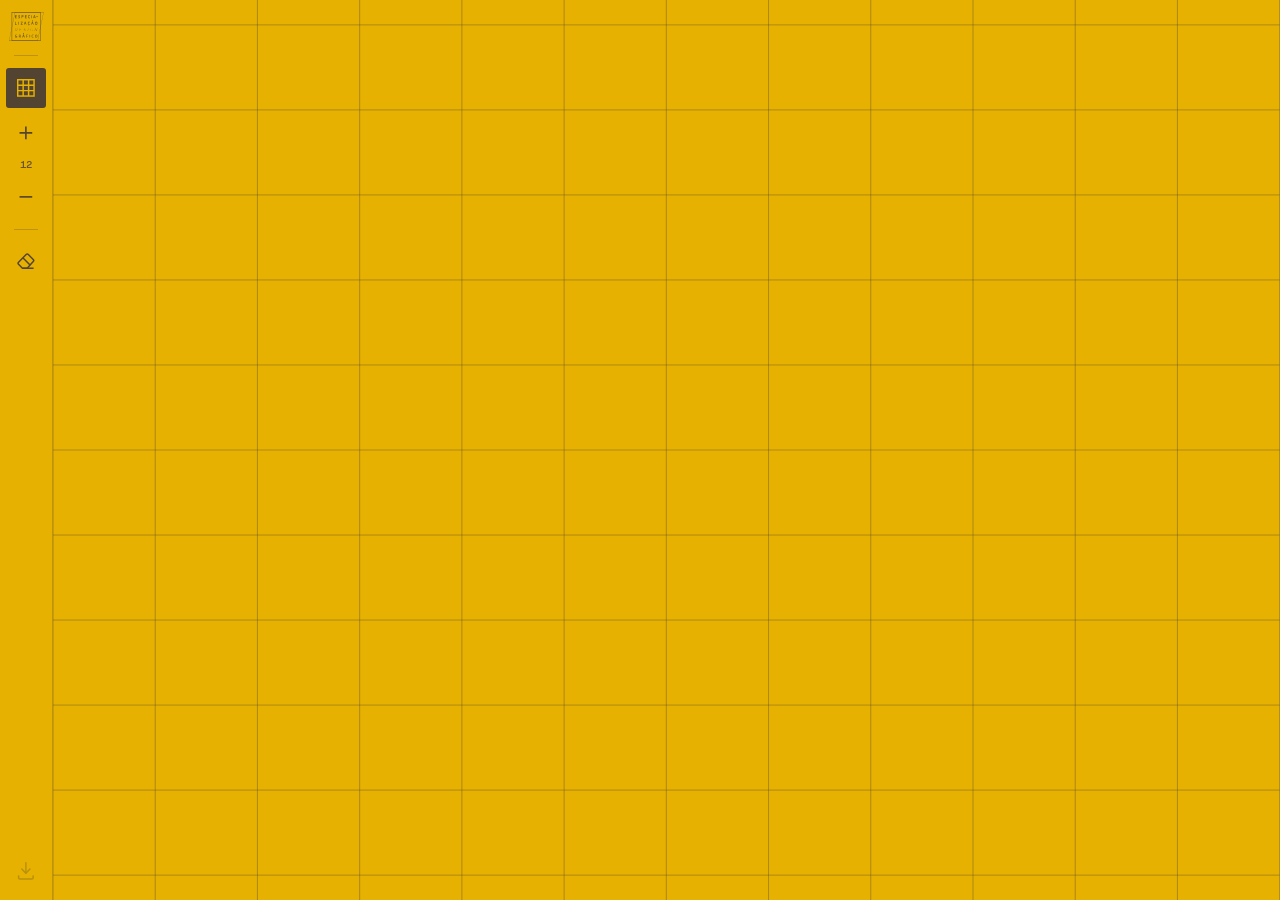
<file: index.html>
<!doctype html>
<html lang="pt-BR">
<head>
<meta charset="utf-8">
<meta name="viewport" content="width=device-width, initial-scale=1, viewport-fit=cover">
<title>Gerador de padronagem — Especialização em Design Gráfico</title>
<link rel="stylesheet" href="assets/fonts/host-grotesk.css">
<link rel="stylesheet" href="css/estilo.css">
</head>
<body>

<!-- Barra de ferramentas. Vira bandeja no rodapé em telas estreitas —
     é só a direção do flex que muda; a marcação é a mesma. -->
<aside class="barra">

  <!-- O logo é injetado por js/logo.js. Não fica escrito aqui porque
       precisa estar inline no DOM (para o CSS pintar via currentColor) e,
       ao mesmo tempo, ter uma fonte única em assets/logo/logo.svg. -->
  <div class="marca" id="marca" aria-hidden="true"></div>

  <div class="divisor"></div>

  <div class="ferramentas" role="group" aria-label="Grelha">

    <button type="button" class="bt" id="bt-grelha"
            aria-pressed="true" title="Exibir grelha" aria-label="Exibir grelha">
      <svg viewBox="0 0 24 24" fill="none" stroke="currentColor" stroke-width="1.6" aria-hidden="true">
        <rect x="3" y="3" width="18" height="18"/>
        <path d="M9 3v18M15 3v18M3 9h18M3 15h18"/>
      </svg>
    </button>

    <button type="button" class="bt" id="bt-densidade-mais"
            title="Aumentar densidade da grelha — ou rolar para cima sobre a tela"
            aria-label="Aumentar densidade da grelha">
      <svg viewBox="0 0 24 24" fill="none" stroke="currentColor" stroke-width="1.8" aria-hidden="true">
        <path d="M12 5v14M5 12h14"/>
      </svg>
    </button>

    <div class="leitura" id="leitura-densidade" role="status"
         aria-label="Colunas da grelha">12</div>

    <button type="button" class="bt" id="bt-densidade-menos"
            title="Diminuir densidade da grelha — ou rolar para baixo sobre a tela"
            aria-label="Diminuir densidade da grelha">
      <svg viewBox="0 0 24 24" fill="none" stroke="currentColor" stroke-width="1.8" aria-hidden="true">
        <path d="M5 12h14"/>
      </svg>
    </button>

  </div>

  <div class="divisor"></div>

  <div class="ferramentas" role="group" aria-label="Edição">
    <button type="button" class="bt" id="bt-borracha"
            aria-pressed="false"
            title="Borracha — clicar na tela esvazia a célula"
            aria-label="Modo borracha">
      <svg viewBox="0 0 24 24" fill="none" stroke="currentColor" stroke-width="1.6"
           stroke-linejoin="round" aria-hidden="true">
        <path d="M8.2 19 3.9 14.7a1.7 1.7 0 0 1 0-2.4l8.4-8.4a1.7 1.7 0 0 1 2.4 0l5.4 5.4a1.7 1.7 0 0 1 0 2.4L13.4 19z"/>
        <path d="M8.2 19H20.5"/>
        <path d="M8.9 7.7 16.3 15.1"/>
      </svg>
    </button>
  </div>

  <!-- Sempre no fim da barra: embaixo no vertical, à direita na bandeja. -->
  <div class="ferramentas ao-fim" role="group" aria-label="Exportação">
    <button type="button" class="bt" id="bt-exportar"
            title="Exportar a padronagem" aria-label="Exportar a padronagem">
      <svg viewBox="0 0 24 24" fill="none" stroke="currentColor" stroke-width="1.6"
           stroke-linecap="round" stroke-linejoin="round" aria-hidden="true">
        <path d="M12 3v11"/>
        <path d="M7.5 10 12 14.5 16.5 10"/>
        <path d="M4 17.5v2A1.5 1.5 0 0 0 5.5 21h13a1.5 1.5 0 0 0 1.5-1.5v-2"/>
      </svg>
    </button>
  </div>
</aside>

<!-- Área de desenho. Ocupa todo o resto da viewport.
     O viewBox é ajustado ao tamanho em pixels a cada redimensionamento. -->
<svg class="tela" id="tela" xmlns="http://www.w3.org/2000/svg"
     preserveAspectRatio="none" role="img"
     aria-label="Área de composição da padronagem">
  <!-- Ordem importa. A padronagem é o desenho; o realce responde ao cursor e
       precisa ser visível mesmo sobre uma célula já preenchida; a grelha é
       guia de construção e fica por cima de tudo. -->
  <!-- Um <path> por célula, e não um caminho único: é o que permite animar
       uma célula sozinha. Os nós são reaproveitados entre redesenhos. -->
  <g id="padronagem"></g>
  <rect id="realce" class="oculto" x="0" y="0" width="0" height="0"/>
  <path id="grelha" d=""/>
</svg>

<!-- Diálogo de exportação. <dialog> nativo: dá foco preso, Esc para fechar e
     fundo modal sem uma linha de JS, e funciona em file://. -->
<dialog id="dialogo" class="dialogo" aria-labelledby="dialogo-titulo">
  <form id="form-exportar" method="dialog">
    <h2 id="dialogo-titulo">Exportar padronagem</h2>

    <fieldset>
      <legend>Formato</legend>
      <label class="opcao">
        <input type="radio" name="formato" value="svg" checked>
        <span><b>SVG</b> — vetor, escalável, abre no Illustrator</span>
      </label>
      <label class="opcao">
        <input type="radio" name="formato" value="png">
        <span><b>PNG</b> — imagem, fundo transparente</span>
      </label>
    </fieldset>

    <fieldset id="opcoes-png" hidden>
      <legend>Definir pelo…</legend>
      <div class="linha">
        <label class="opcao compacta">
          <input type="radio" name="dimensao" value="largura" checked>
          <span>Largura</span>
        </label>
        <label class="opcao compacta">
          <input type="radio" name="dimensao" value="altura">
          <span>Altura</span>
        </label>
        <input type="number" id="valor-dimensao" value="2000" min="16" max="16000" step="1"
               aria-label="Medida em pixels">
        <span class="unidade">px</span>
      </div>
    </fieldset>

    <p class="resumo" id="resumo" role="status"></p>

    <menu>
      <button type="button" class="bt-texto" id="bt-cancelar">Cancelar</button>
      <button type="submit" class="bt-texto primario" id="bt-confirmar" value="exportar">Exportar</button>
    </menu>
  </form>
</dialog>

<script src="js/logo.js"></script>
<script src="js/grelha.js"></script>
<script src="js/elementos.js"></script>
<script src="js/exportar.js"></script>
<script src="js/app.js"></script>
</body>
</html>
</file>
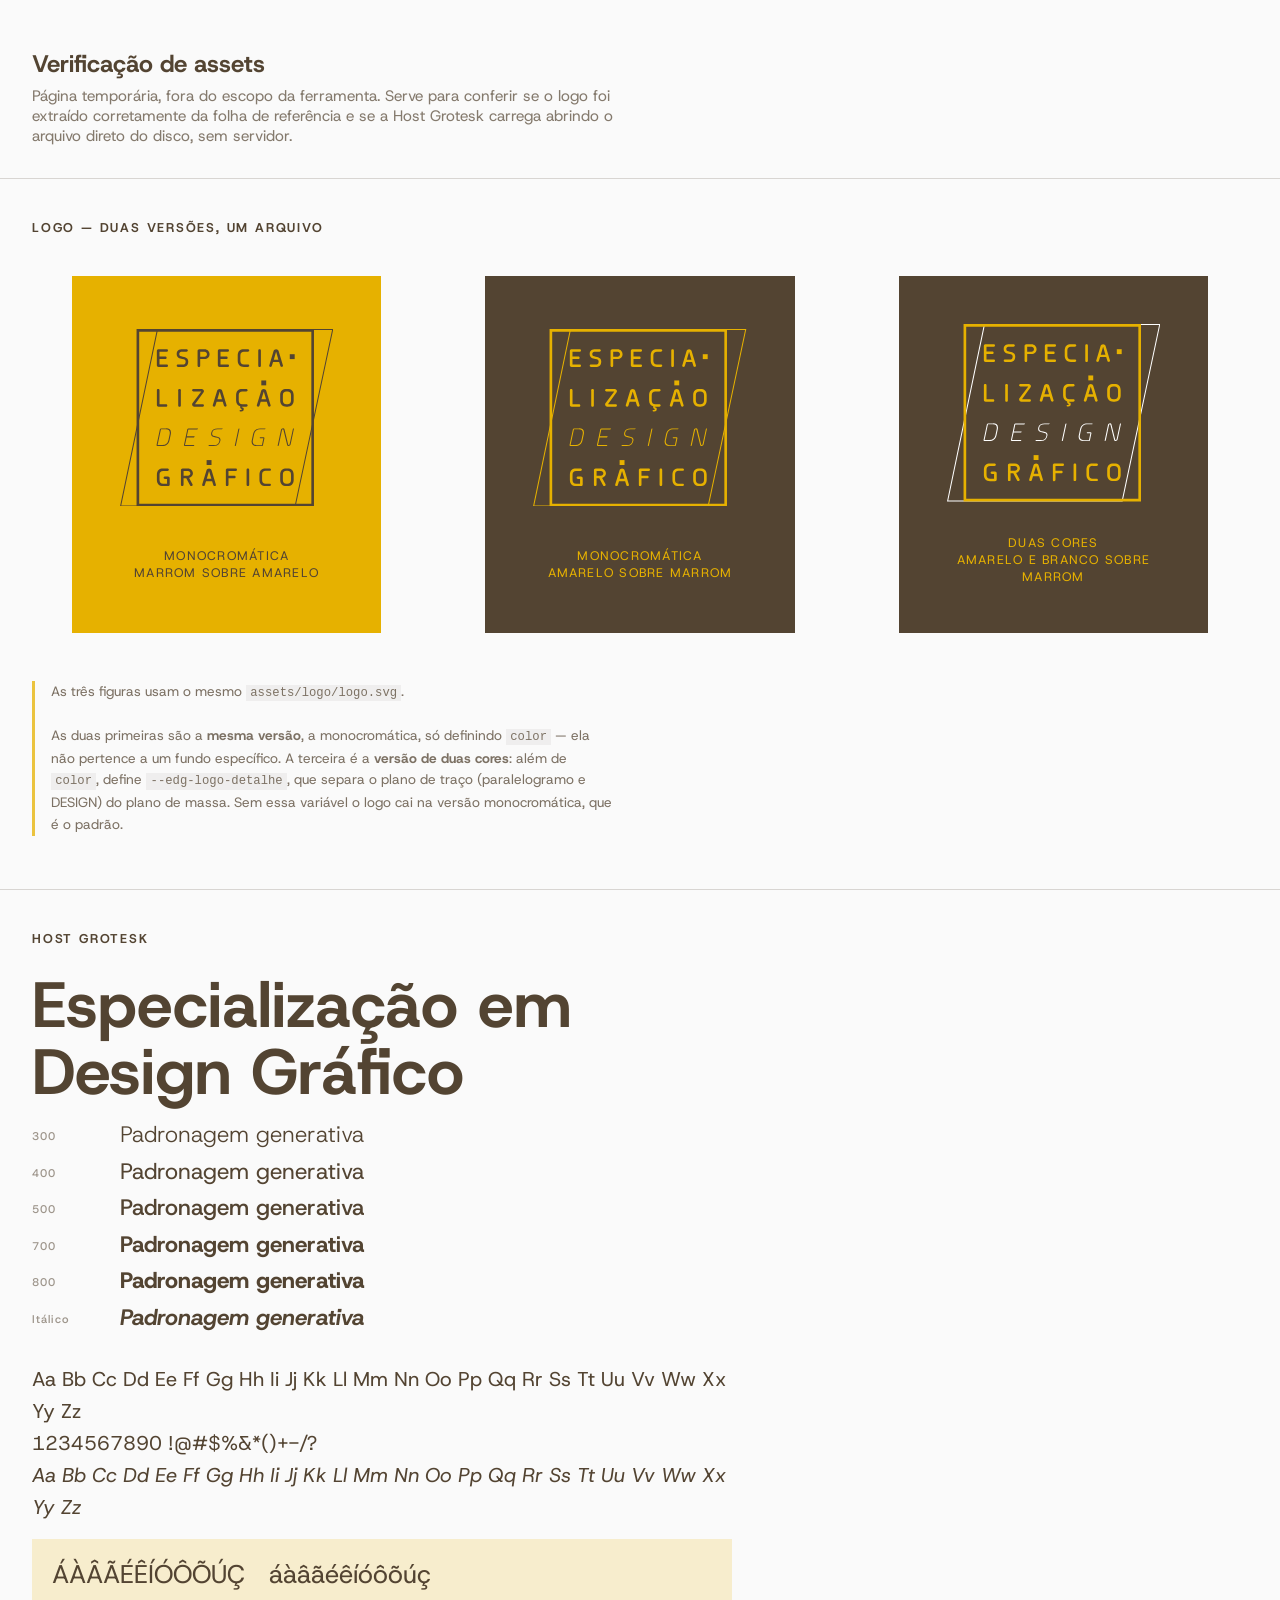
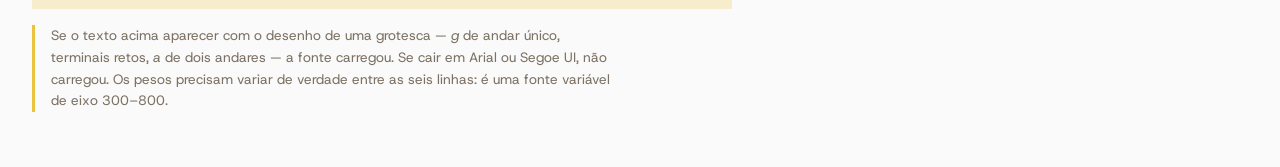
<file: verificacao.html>
<!doctype html>
<html lang="pt-BR">
<head>
<meta charset="utf-8">
<meta name="viewport" content="width=device-width, initial-scale=1">
<title>edg-pattern — verificação de assets</title>
<link rel="stylesheet" href="assets/fonts/host-grotesk.css">
<style>
  :root {
    --edg-amarelo: #E6B100;
    --edg-marrom:  #534432;
    --edg-branco:  #ffffff;
  }

  * { box-sizing: border-box; }

  body {
    margin: 0;
    font-family: 'Host Grotesk', system-ui, sans-serif;
    font-weight: 400;
    color: var(--edg-marrom);
    background: #fafafa;
  }

  header {
    padding: 3rem 2rem 2rem;
    border-bottom: 1px solid rgba(83, 68, 50, .2);
  }
  header h1 { margin: 0 0 .4rem; font-size: 1.5rem; font-weight: 700; }
  header p  { margin: 0; font-size: .95rem; opacity: .7; max-width: 60ch; }

  section { padding: 2.5rem 2rem; border-bottom: 1px solid rgba(83, 68, 50, .2); }
  section > h2 {
    margin: 0 0 1.5rem;
    font-size: .8rem;
    font-weight: 700;
    letter-spacing: .14em;
    text-transform: uppercase;
  }

  /* --- aplicações do logo --- */

  .aplicacoes {
    display: grid;
    gap: 1.5rem;
    grid-template-columns: repeat(auto-fit, minmax(280px, 1fr));
  }

  .aplicacao {
    display: grid;
    place-items: center;
    padding: 3rem;
    min-height: 340px;
  }
  .aplicacao svg { width: 100%; max-width: 320px; height: auto; }

  .aplicacao figcaption {
    margin-top: 2rem;
    font-size: .78rem;
    letter-spacing: .1em;
    text-transform: uppercase;
    text-align: center;
  }

  /* VERSÃO 1 — monocromática. Basta definir `color`; o SVG usa currentColor.
     Não está presa a um fundo: as duas primeiras figuras são a mesma versão. */
  .mono-a { background: var(--edg-amarelo); }
  .mono-a svg, .mono-a figcaption { color: var(--edg-marrom); }

  .mono-b { background: var(--edg-marrom); }
  .mono-b svg, .mono-b figcaption { color: var(--edg-amarelo); }

  /* VERSÃO 2 — duas cores. O plano de massa vem de `color`; o plano de traço
     (paralelogramo + DESIGN) entra pela custom property. */
  .duas-cores { background: var(--edg-marrom); }
  .duas-cores svg, .duas-cores figcaption { color: var(--edg-amarelo); }
  .duas-cores svg { --edg-logo-detalhe: var(--edg-branco); }

  /* --- tipografia --- */

  .specimen { max-width: 70ch; }
  .specimen p { margin: 0 0 1rem; }

  .amostra-grande {
    font-size: clamp(2rem, 6vw, 4rem);
    font-weight: 700;
    line-height: 1.05;
    margin: 0 0 2rem;
  }

  .pesos { display: grid; gap: .6rem; margin-bottom: 2rem; }
  .pesos div { font-size: 1.4rem; line-height: 1.2; }
  .pesos span {
    display: inline-block;
    width: 5.5rem;
    font-size: .7rem;
    font-weight: 500;
    letter-spacing: .1em;
    vertical-align: middle;
    opacity: .55;
  }

  .repertorio { font-size: 1.25rem; line-height: 1.6; margin: 0 0 1.5rem; }
  .repertorio em { font-style: italic; }

  .acentos {
    font-size: 1.6rem;
    line-height: 1.5;
    padding: 1rem 1.25rem;
    background: rgba(230, 177, 0, .18);
  }

  .nota {
    font-size: .85rem;
    line-height: 1.6;
    opacity: .75;
    max-width: 65ch;
    border-left: 3px solid var(--edg-amarelo);
    padding-left: 1rem;
  }
  .nota code {
    font-family: ui-monospace, SFMono-Regular, Menlo, monospace;
    font-size: .9em;
    background: rgba(83, 68, 50, .08);
    padding: .1em .35em;
  }
</style>
</head>
<body>

<header>
  <h1>Verificação de assets</h1>
  <p>Página temporária, fora do escopo da ferramenta. Serve para conferir se o logo foi
     extraído corretamente da folha de referência e se a Host Grotesk carrega abrindo o
     arquivo direto do disco, sem servidor.</p>
</header>

<section>
  <h2>Logo — duas versões, um arquivo</h2>
  <div class="aplicacoes">
    <figure class="aplicacao mono-a">
      <svg xmlns="http://www.w3.org/2000/svg" viewBox="138 191 583.114 485" color="#534432" fill="currentColor" role="img" aria-labelledby="edg-logo-titulo-1">
        <title id="edg-logo-titulo-1">Especialização em Design Gráfico</title>
      
        <!-- Extraído da brand sheet original (Julio Giacomelli). A versão reduzida da folha
             é esta mesma geometria escalada por 0,30101 — por isso um arquivo só atende as duas.
      
             Cor: o `color` no elemento raiz é apenas o padrão de quando o arquivo é aberto
             sozinho. Inline em uma página, qualquer regra CSS de `color` tem precedência.
             O grupo #detalhe (paralelogramo + DESIGN) aceita uma segunda cor pela custom
             property edg-logo-detalhe, declarada no atributo fill logo abaixo. Sem ela,
             o logo fica monocromático. -->
      
        <g id="detalhe-1" fill="var(--edg-logo-detalhe, currentColor)">
          <!-- paralelogramo inclinado -->
          <path d="M239.12 191L138 676H618.072L721.114 191H239.12ZM615.756 673.438H141.4L241.436 193.612H717.714L615.756 673.438Z"/>
          <!-- DESIGN — itálico vazado -->
          <path d="M264.005 462.673H250.306C248.729 462.673 247.398 463.757 247.103 465.285L237.937 508.404C237.937 508.404 237.888 508.798 237.888 508.995C237.888 510.178 238.725 510.966 240.056 510.966H253.805C264.104 510.966 271.299 504.412 273.368 494.852L276.67 479.181C277.113 477.161 277.311 475.338 277.311 473.711C277.311 465.827 272.333 462.624 264.055 462.624L264.005 462.673ZM273.664 479.231L270.362 494.901C268.736 502.638 262.823 508.404 254.297 508.404H240.746L249.912 465.334H263.463C270.165 465.334 274.206 468.143 274.206 474.697C274.206 476.077 274.058 477.555 273.664 479.28V479.231Z"/>
          <path d="M349.455 462.673H325.259C323.731 462.673 322.351 463.757 322.006 465.285L312.841 508.404C312.841 508.404 312.791 508.798 312.791 508.995C312.791 510.178 313.629 511.015 314.96 511.015H339.303C340.19 511.015 340.88 510.424 341.028 509.635C341.028 509.537 341.028 509.438 341.028 509.29C341.028 508.65 340.584 508.256 339.697 508.256H315.649L320.134 487.263H340.19C341.028 487.263 341.767 486.721 341.915 485.883C341.915 485.785 341.915 485.686 341.915 485.587C341.915 484.947 341.422 484.503 340.584 484.503H320.676L324.717 465.433H348.863C349.75 465.433 350.44 464.841 350.588 464.053C350.588 463.954 350.588 463.856 350.588 463.708C350.588 463.116 350.144 462.624 349.257 462.624L349.455 462.673Z"/>
          <path d="M416.868 462.673H404.893C395.579 462.673 389.222 465.876 387.399 474.549C387.103 475.83 387.005 476.964 387.005 477.949C387.005 484.75 392.82 485.883 399.719 487.312C406.322 488.643 409.87 489.825 409.87 494.26C409.87 495 409.772 495.887 409.574 496.823C407.85 505.053 402.922 508.354 395.284 508.354H381.584C380.845 508.354 380.106 508.946 379.958 509.635C379.958 509.734 379.958 509.783 379.958 509.882C379.958 510.473 380.402 510.917 381.042 510.917H394.742C404.203 510.917 410.166 506.876 412.285 496.774C412.531 495.591 412.679 494.556 412.679 493.571C412.679 487.805 408.244 485.982 400.803 484.602C394.347 483.419 389.814 482.532 389.814 477.21C389.814 476.422 389.912 475.485 390.159 474.45C391.588 467.601 396.664 465.186 404.4 465.186H416.473C417.213 465.186 417.952 464.545 418.1 463.856C418.1 463.757 418.1 463.658 418.1 463.609C418.1 463.067 417.656 462.574 416.868 462.574V462.673Z"/>
          <path d="M463.288 462.673C462.45 462.673 461.76 463.264 461.563 464.053L451.855 509.635C451.855 509.635 451.855 509.832 451.855 509.931C451.855 510.572 452.299 511.015 453.038 511.015C453.876 511.015 454.566 510.473 454.763 509.488L464.372 464.2C464.372 464.2 464.422 463.905 464.422 463.806C464.422 463.116 463.978 462.722 463.239 462.722L463.288 462.673Z"/>
          <path d="M534.644 462.673H521.19C511.236 462.673 504.091 467.305 501.578 479.23L498.227 494.901C497.931 496.429 497.734 497.858 497.734 499.238C497.734 506.432 502.268 511.064 510.891 511.064H525.527C527.104 511.064 528.434 509.98 528.73 508.453L532.722 489.579C532.722 489.579 532.771 489.185 532.771 488.988C532.771 487.805 531.933 486.967 530.603 486.967H521.437C520.698 486.967 519.959 487.608 519.811 488.298C519.811 488.396 519.811 488.446 519.811 488.544C519.811 489.135 520.254 489.579 521.043 489.579H529.913L525.921 508.453H511.483C504.337 508.453 500.789 504.363 500.789 498.498C500.789 497.365 500.937 496.182 501.183 494.901L504.485 479.23C506.555 469.375 512.517 465.334 520.648 465.334H534.101C534.841 465.334 535.58 464.693 535.728 464.003C535.728 463.905 535.728 463.856 535.728 463.757C535.728 463.166 535.235 462.673 534.644 462.673Z"/>
          <path d="M612.306 462.673C611.469 462.673 610.73 463.264 610.582 464.053L601.613 506.186C601.317 507.566 600.627 508.206 599.593 508.305C598.459 508.453 597.917 507.812 597.621 506.679L587.569 465.383C587.174 463.708 585.745 462.624 583.774 462.624C581.015 462.624 578.551 464.693 577.959 467.354L568.991 509.537C568.991 509.537 568.991 509.734 568.991 509.833C568.991 510.473 569.434 510.917 570.173 510.917C571.011 510.917 571.75 510.325 571.898 509.537L580.867 467.354C581.162 465.975 581.852 465.334 582.887 465.235C583.971 465.088 584.612 465.728 584.858 466.862L594.911 508.157C595.305 509.833 596.734 510.917 598.706 510.917C601.416 510.917 603.929 508.847 604.471 506.186L613.44 464.003C613.44 464.003 613.44 463.806 613.44 463.658C613.44 463.067 612.996 462.574 612.257 462.574L612.306 462.673Z"/>
        </g>
      
        <g id="lettering-1">
          <!-- moldura retangular -->
          <path d="M183.238 191V676H668.238V191H183.238ZM661.043 389.938V668.756H190.482V198.244H661.043V389.987V389.938Z"/>
      
          <!-- ESPECIA· -->
          <path d="M243.506 294.83H265.632C267.849 294.83 269.229 293.253 269.229 291.43C269.229 289.606 267.8 288.079 265.484 288.079H245.92V273.197H261.886C263.907 273.197 265.484 271.768 265.484 269.747C265.484 267.875 263.907 266.396 261.739 266.396H245.92V253.288H265.582C267.8 253.288 269.18 251.81 269.18 249.937C269.18 248.065 267.8 246.537 265.435 246.537H243.407C240.746 246.537 238.676 248.459 238.676 251.021V290.296C238.676 292.859 240.746 294.781 243.407 294.781L243.506 294.83Z"/>
          <path d="M308.405 273.246C314.861 274.527 317.423 275.414 317.423 279.8C317.423 286.009 314.664 288.227 308.948 288.227H296.48C294.509 288.227 292.981 289.853 292.981 291.528C292.981 293.204 294.509 294.879 296.48 294.879H308.948C318.902 294.879 324.52 290.444 324.52 279.849C324.52 270.881 318.655 268.269 309.785 266.692C303.231 265.559 299.979 264.869 299.979 259.547C299.979 254.865 302.985 253.239 308.849 253.239H319.887C321.859 253.239 323.435 251.563 323.435 249.888C323.435 248.212 322.056 246.537 319.789 246.537H308.849C299.24 246.537 292.932 250.134 292.932 259.497C292.932 269.895 300.767 271.718 308.405 273.246Z"/>
          <path d="M353.594 294.83C355.664 294.83 357.191 293.302 357.191 291.282V273.246H369.215C376.755 273.246 382.816 267.185 382.816 259.891C382.816 252.598 376.853 246.488 369.215 246.488H354.678C351.968 246.488 349.996 248.459 349.996 250.972V291.381C349.996 293.204 351.376 294.781 353.545 294.781L353.594 294.83ZM357.191 253.19H369.215C372.714 253.19 375.72 256.196 375.72 259.891C375.72 263.587 372.714 266.593 369.215 266.593H357.191V253.19Z"/>
          <path d="M410.314 294.83H432.44C434.657 294.83 436.037 293.253 436.037 291.43C436.037 289.606 434.608 288.079 432.292 288.079H412.728V273.197H428.694C430.715 273.197 432.292 271.768 432.292 269.747C432.292 267.875 430.715 266.396 428.547 266.396H412.679V253.288H432.341C434.559 253.288 435.938 251.81 435.938 249.937C435.938 248.065 434.559 246.537 432.193 246.537H410.166C407.505 246.537 405.435 248.459 405.435 251.021V290.296C405.435 292.859 407.505 294.781 410.166 294.781L410.314 294.83Z"/>
          <path d="M476.692 294.83H487.73C489.603 294.83 491.278 293.253 491.278 291.528C491.278 289.804 489.751 288.227 487.632 288.227H476.741C470.434 288.227 466.984 283.989 466.984 278.026V263.735C466.984 256.097 470.532 253.19 476.741 253.19H487.78C489.652 253.19 491.328 251.563 491.328 249.839C491.328 248.114 489.702 246.488 487.78 246.488H476.741C466.393 246.488 459.789 251.465 459.789 263.686V277.977C459.789 287.882 465.9 294.781 476.741 294.781L476.692 294.83Z"/>
          <path d="M519.515 294.83C521.585 294.83 523.112 293.302 523.112 291.282V250.036C523.112 248.015 521.585 246.488 519.515 246.488C517.445 246.488 515.918 248.015 515.918 249.888V291.381C515.918 293.253 517.445 294.781 519.515 294.781V294.83Z"/>
          <path d="M549.378 294.83C551.053 294.83 552.581 293.697 552.975 292.268L556.375 281.426H573.032L576.481 292.366C576.875 293.647 578.403 294.83 580.029 294.83C582.247 294.83 583.577 293.155 583.577 291.676C583.577 291.43 583.577 291.233 583.479 290.986L571.553 251.416C570.617 248.607 568.005 246.537 564.753 246.537C561.5 246.537 558.691 248.607 557.804 251.416L545.978 290.494C545.879 290.838 545.83 291.134 545.83 291.479C545.83 293.302 547.21 294.781 549.378 294.781V294.83ZM564.309 254.619C564.408 254.323 564.556 254.175 564.703 254.175C564.851 254.175 564.999 254.323 565.098 254.619L571.011 274.724H558.396L564.309 254.619Z"/>
          <path d="M615.51 259.891H602.106V273.295H615.51V259.891Z"/>
      
          <!-- LIZAÇÃO -->
          <path d="M243.555 403.391H263.71C265.73 403.391 267.307 401.912 267.307 399.991C267.307 398.069 265.681 396.64 263.562 396.64H246.019V358.498C246.019 356.625 244.491 355.098 242.372 355.098C240.253 355.098 238.775 356.625 238.775 358.498V398.906C238.775 401.518 240.894 403.391 243.555 403.391Z"/>
          <path d="M300.718 355.048C298.648 355.048 297.121 356.576 297.121 358.449V399.941C297.121 401.814 298.648 403.342 300.718 403.342C302.788 403.342 304.315 401.814 304.315 399.843V358.597C304.315 356.576 302.788 355.048 300.718 355.048Z"/>
          <path d="M335.952 394.274C335.312 395.112 335.065 396.295 335.065 397.477C335.065 400.779 337.677 403.391 341.126 403.391H363.844C365.864 403.391 367.441 401.912 367.441 400.04C367.441 398.167 365.864 396.689 363.696 396.689H343.837C343.492 396.689 343.295 396.541 343.295 396.295C343.295 396.196 343.295 396.048 343.443 395.9L365.963 364.806C366.653 363.869 367.441 362.194 367.441 360.962C367.441 357.66 364.83 355.048 361.331 355.048H338.564C336.593 355.048 335.065 356.724 335.065 358.399C335.065 360.075 336.593 361.75 338.564 361.75H359.31C359.655 361.75 359.852 361.898 359.852 362.095C359.852 362.194 359.852 362.342 359.705 362.49L336.002 394.274H335.952Z"/>
          <path d="M395.136 403.391C396.811 403.391 398.339 402.257 398.733 400.828L402.133 389.987H418.789L422.239 400.927C422.633 402.257 424.161 403.391 425.787 403.391C428.005 403.391 429.335 401.765 429.335 400.237C429.335 399.991 429.335 399.793 429.237 399.547L417.311 359.976C416.375 357.167 413.763 355.098 410.461 355.098C407.16 355.098 404.4 357.167 403.513 359.976L391.686 399.054C391.588 399.399 391.538 399.744 391.538 400.04C391.538 401.863 392.869 403.341 395.086 403.341L395.136 403.391ZM410.116 363.179C410.215 362.884 410.363 362.736 410.511 362.736C410.658 362.736 410.806 362.884 410.905 363.179L416.818 383.285H404.203L410.116 363.179Z"/>
          <path d="M466.59 402.602V405.707C466.59 407.432 467.477 408.516 469.152 408.664C470.483 408.664 470.778 409.354 470.778 410.438C470.778 411.473 470.483 412.212 469.152 412.212H466.787C465.653 412.212 464.816 413.049 464.816 414.281C464.816 415.464 465.604 416.302 466.885 416.302H469.251C473.39 416.302 476.248 414.429 476.248 410.29C476.248 406.89 474.721 404.968 470.877 404.968V403.243C471.32 403.292 471.813 403.292 472.306 403.292H483.344C485.217 403.292 486.892 401.715 486.892 399.991C486.892 398.266 485.365 396.689 483.197 396.689H472.306C465.998 396.689 462.549 392.451 462.549 386.488V372.197C462.549 364.559 466.097 361.652 472.306 361.652H483.344C485.266 361.652 486.892 359.976 486.892 358.301C486.892 356.625 485.266 354.95 483.344 354.95H472.306C461.958 354.95 455.354 359.927 455.354 372.148V386.439C455.354 394.422 459.296 400.434 466.54 402.504L466.59 402.602Z"/>
          <path d="M515.573 403.391C517.248 403.391 518.776 402.257 519.219 400.828L522.57 389.987H539.226L542.676 400.927C543.119 402.257 544.598 403.391 546.224 403.391C548.442 403.391 549.772 401.765 549.772 400.237C549.772 399.991 549.772 399.793 549.674 399.547L537.748 359.976C536.812 357.167 534.2 355.098 530.898 355.098C527.597 355.098 524.837 357.167 523.95 359.976L512.123 399.054C512.025 399.399 511.975 399.744 511.975 400.04C511.975 401.863 513.306 403.341 515.523 403.341L515.573 403.391ZM530.553 363.179C530.652 362.884 530.8 362.736 530.948 362.736C531.095 362.736 531.243 362.884 531.342 363.179L537.255 383.285H524.64L530.553 363.179Z"/>
          <path d="M575.841 372.296V386.587C575.841 396.492 582.099 403.391 592.792 403.391H595.749C606.59 403.391 612.701 396.492 612.701 386.587V372.296C612.701 360.026 606.098 355.098 595.749 355.098H592.792C582.542 355.098 575.841 360.075 575.841 372.296ZM583.183 372.296C583.183 364.608 586.682 361.75 592.842 361.75H595.798C601.958 361.75 605.506 364.658 605.506 372.296V386.587C605.506 392.549 602.057 396.787 595.798 396.787H592.842C586.583 396.787 583.183 392.549 583.183 386.587V372.296Z"/>
          <path d="M537.65 331.641H524.246V345.045H537.65V331.641Z"/>
      
          <!-- GRÁFICO -->
          <path d="M269.081 594.247H260.704C258.831 594.247 257.156 595.922 257.156 597.598C257.156 599.273 258.634 600.949 260.852 600.949H266.617V613.909H255.776C249.468 613.909 246.068 609.671 246.068 603.708V589.417C246.068 581.779 249.616 578.872 255.776 578.872H268.046C269.869 578.872 271.594 577.246 271.594 575.57C271.594 573.895 269.869 572.219 268.046 572.219H255.776C245.427 572.219 238.824 577.196 238.824 589.417V603.708C238.824 613.613 244.984 620.512 255.776 620.512H269.081C271.841 620.512 273.861 618.59 273.861 616.028V598.83C273.861 596.316 271.89 594.296 269.081 594.296V594.247Z"/>
          <path d="M309.243 572.17C306.533 572.17 304.562 574.141 304.562 576.654V617.063C304.562 618.935 305.942 620.463 308.11 620.463C310.278 620.463 311.707 618.935 311.707 617.063V598.879H319.099L329.743 618.492C330.187 619.33 331.567 620.414 332.996 620.414C335.016 620.414 336.593 618.935 336.593 617.013C336.593 616.57 336.445 615.979 336.199 615.486L326.934 598.091L328.019 597.844C333.341 596.267 337.381 591.29 337.381 585.475C337.381 578.281 331.419 572.071 323.781 572.071H309.243V572.17ZM330.335 585.574C330.335 589.27 327.329 592.276 323.83 592.276H311.806V578.872H323.83C327.329 578.872 330.335 581.829 330.335 585.574Z"/>
          <path d="M381.486 572.17C378.233 572.17 375.424 574.24 374.537 577.049L362.71 616.176C362.612 616.521 362.563 616.816 362.563 617.161C362.563 618.935 363.893 620.463 366.111 620.463C367.786 620.463 369.314 619.33 369.708 617.901L373.108 607.059H389.764L393.214 617.999C393.608 619.33 395.136 620.463 396.762 620.463C398.98 620.463 400.31 618.837 400.31 617.309C400.31 617.063 400.31 616.866 400.211 616.619L388.286 577.049C387.399 574.24 384.738 572.17 381.486 572.17ZM375.129 600.357L381.042 580.252C381.141 579.956 381.289 579.808 381.436 579.808C381.584 579.808 381.732 579.956 381.831 580.252L387.744 600.357H375.129Z"/>
          <path d="M427.364 576.704V617.112C427.364 618.985 428.892 620.512 430.961 620.512C433.031 620.512 434.559 618.985 434.559 616.964V598.879H450.525C452.545 598.879 454.122 597.45 454.122 595.429C454.122 593.557 452.545 592.079 450.377 592.079H434.509V578.97H454.172C456.389 578.97 457.769 577.492 457.769 575.619C457.769 573.747 456.389 572.219 454.024 572.219H431.996C429.335 572.219 427.266 574.141 427.266 576.704H427.364Z"/>
          <path d="M487.582 572.17C485.463 572.17 483.985 573.698 483.985 575.57V617.063C483.985 618.935 485.513 620.463 487.582 620.463C489.652 620.463 491.18 618.935 491.18 616.915V575.669C491.18 573.648 489.652 572.121 487.582 572.121V572.17Z"/>
          <path d="M536.122 578.823H547.16C549.033 578.823 550.708 577.147 550.708 575.472C550.708 573.796 549.033 572.121 547.16 572.121H536.122C525.773 572.121 519.17 577.098 519.17 589.319V603.61C519.17 613.515 525.281 620.414 536.122 620.414H547.16C549.033 620.414 550.708 618.837 550.708 617.063C550.708 615.387 549.181 613.761 547.012 613.761H536.122C529.814 613.761 526.365 609.523 526.365 603.561V589.27C526.365 581.632 529.913 578.724 536.122 578.724V578.823Z"/>
          <path d="M595.798 572.17H592.842C582.592 572.17 575.89 577.098 575.89 589.368V603.659C575.89 613.564 582.148 620.463 592.842 620.463H595.798C606.64 620.463 612.75 613.515 612.75 603.659V589.368C612.75 577.147 606.147 572.17 595.798 572.17ZM605.506 603.659C605.506 609.622 602.057 613.86 595.798 613.86H592.842C586.583 613.86 583.183 609.622 583.183 603.659V589.368C583.183 581.73 586.682 578.823 592.842 578.823H595.798C601.958 578.823 605.506 581.73 605.506 589.368V603.659Z"/>
          <path d="M388.138 549.354H374.734V562.758H388.138V549.354Z"/>
        </g>
      </svg>
      <figcaption>Monocromática<br>marrom sobre amarelo</figcaption>
    </figure>
    <figure class="aplicacao mono-b">
      <svg xmlns="http://www.w3.org/2000/svg" viewBox="138 191 583.114 485" color="#534432" fill="currentColor" role="img" aria-labelledby="edg-logo-titulo-2">
        <title id="edg-logo-titulo-2">Especialização em Design Gráfico</title>
      
        <!-- Extraído da brand sheet original (Julio Giacomelli). A versão reduzida da folha
             é esta mesma geometria escalada por 0,30101 — por isso um arquivo só atende as duas.
      
             Cor: o `color` no elemento raiz é apenas o padrão de quando o arquivo é aberto
             sozinho. Inline em uma página, qualquer regra CSS de `color` tem precedência.
             O grupo #detalhe (paralelogramo + DESIGN) aceita uma segunda cor pela custom
             property edg-logo-detalhe, declarada no atributo fill logo abaixo. Sem ela,
             o logo fica monocromático. -->
      
        <g id="detalhe-2" fill="var(--edg-logo-detalhe, currentColor)">
          <!-- paralelogramo inclinado -->
          <path d="M239.12 191L138 676H618.072L721.114 191H239.12ZM615.756 673.438H141.4L241.436 193.612H717.714L615.756 673.438Z"/>
          <!-- DESIGN — itálico vazado -->
          <path d="M264.005 462.673H250.306C248.729 462.673 247.398 463.757 247.103 465.285L237.937 508.404C237.937 508.404 237.888 508.798 237.888 508.995C237.888 510.178 238.725 510.966 240.056 510.966H253.805C264.104 510.966 271.299 504.412 273.368 494.852L276.67 479.181C277.113 477.161 277.311 475.338 277.311 473.711C277.311 465.827 272.333 462.624 264.055 462.624L264.005 462.673ZM273.664 479.231L270.362 494.901C268.736 502.638 262.823 508.404 254.297 508.404H240.746L249.912 465.334H263.463C270.165 465.334 274.206 468.143 274.206 474.697C274.206 476.077 274.058 477.555 273.664 479.28V479.231Z"/>
          <path d="M349.455 462.673H325.259C323.731 462.673 322.351 463.757 322.006 465.285L312.841 508.404C312.841 508.404 312.791 508.798 312.791 508.995C312.791 510.178 313.629 511.015 314.96 511.015H339.303C340.19 511.015 340.88 510.424 341.028 509.635C341.028 509.537 341.028 509.438 341.028 509.29C341.028 508.65 340.584 508.256 339.697 508.256H315.649L320.134 487.263H340.19C341.028 487.263 341.767 486.721 341.915 485.883C341.915 485.785 341.915 485.686 341.915 485.587C341.915 484.947 341.422 484.503 340.584 484.503H320.676L324.717 465.433H348.863C349.75 465.433 350.44 464.841 350.588 464.053C350.588 463.954 350.588 463.856 350.588 463.708C350.588 463.116 350.144 462.624 349.257 462.624L349.455 462.673Z"/>
          <path d="M416.868 462.673H404.893C395.579 462.673 389.222 465.876 387.399 474.549C387.103 475.83 387.005 476.964 387.005 477.949C387.005 484.75 392.82 485.883 399.719 487.312C406.322 488.643 409.87 489.825 409.87 494.26C409.87 495 409.772 495.887 409.574 496.823C407.85 505.053 402.922 508.354 395.284 508.354H381.584C380.845 508.354 380.106 508.946 379.958 509.635C379.958 509.734 379.958 509.783 379.958 509.882C379.958 510.473 380.402 510.917 381.042 510.917H394.742C404.203 510.917 410.166 506.876 412.285 496.774C412.531 495.591 412.679 494.556 412.679 493.571C412.679 487.805 408.244 485.982 400.803 484.602C394.347 483.419 389.814 482.532 389.814 477.21C389.814 476.422 389.912 475.485 390.159 474.45C391.588 467.601 396.664 465.186 404.4 465.186H416.473C417.213 465.186 417.952 464.545 418.1 463.856C418.1 463.757 418.1 463.658 418.1 463.609C418.1 463.067 417.656 462.574 416.868 462.574V462.673Z"/>
          <path d="M463.288 462.673C462.45 462.673 461.76 463.264 461.563 464.053L451.855 509.635C451.855 509.635 451.855 509.832 451.855 509.931C451.855 510.572 452.299 511.015 453.038 511.015C453.876 511.015 454.566 510.473 454.763 509.488L464.372 464.2C464.372 464.2 464.422 463.905 464.422 463.806C464.422 463.116 463.978 462.722 463.239 462.722L463.288 462.673Z"/>
          <path d="M534.644 462.673H521.19C511.236 462.673 504.091 467.305 501.578 479.23L498.227 494.901C497.931 496.429 497.734 497.858 497.734 499.238C497.734 506.432 502.268 511.064 510.891 511.064H525.527C527.104 511.064 528.434 509.98 528.73 508.453L532.722 489.579C532.722 489.579 532.771 489.185 532.771 488.988C532.771 487.805 531.933 486.967 530.603 486.967H521.437C520.698 486.967 519.959 487.608 519.811 488.298C519.811 488.396 519.811 488.446 519.811 488.544C519.811 489.135 520.254 489.579 521.043 489.579H529.913L525.921 508.453H511.483C504.337 508.453 500.789 504.363 500.789 498.498C500.789 497.365 500.937 496.182 501.183 494.901L504.485 479.23C506.555 469.375 512.517 465.334 520.648 465.334H534.101C534.841 465.334 535.58 464.693 535.728 464.003C535.728 463.905 535.728 463.856 535.728 463.757C535.728 463.166 535.235 462.673 534.644 462.673Z"/>
          <path d="M612.306 462.673C611.469 462.673 610.73 463.264 610.582 464.053L601.613 506.186C601.317 507.566 600.627 508.206 599.593 508.305C598.459 508.453 597.917 507.812 597.621 506.679L587.569 465.383C587.174 463.708 585.745 462.624 583.774 462.624C581.015 462.624 578.551 464.693 577.959 467.354L568.991 509.537C568.991 509.537 568.991 509.734 568.991 509.833C568.991 510.473 569.434 510.917 570.173 510.917C571.011 510.917 571.75 510.325 571.898 509.537L580.867 467.354C581.162 465.975 581.852 465.334 582.887 465.235C583.971 465.088 584.612 465.728 584.858 466.862L594.911 508.157C595.305 509.833 596.734 510.917 598.706 510.917C601.416 510.917 603.929 508.847 604.471 506.186L613.44 464.003C613.44 464.003 613.44 463.806 613.44 463.658C613.44 463.067 612.996 462.574 612.257 462.574L612.306 462.673Z"/>
        </g>
      
        <g id="lettering-2">
          <!-- moldura retangular -->
          <path d="M183.238 191V676H668.238V191H183.238ZM661.043 389.938V668.756H190.482V198.244H661.043V389.987V389.938Z"/>
      
          <!-- ESPECIA· -->
          <path d="M243.506 294.83H265.632C267.849 294.83 269.229 293.253 269.229 291.43C269.229 289.606 267.8 288.079 265.484 288.079H245.92V273.197H261.886C263.907 273.197 265.484 271.768 265.484 269.747C265.484 267.875 263.907 266.396 261.739 266.396H245.92V253.288H265.582C267.8 253.288 269.18 251.81 269.18 249.937C269.18 248.065 267.8 246.537 265.435 246.537H243.407C240.746 246.537 238.676 248.459 238.676 251.021V290.296C238.676 292.859 240.746 294.781 243.407 294.781L243.506 294.83Z"/>
          <path d="M308.405 273.246C314.861 274.527 317.423 275.414 317.423 279.8C317.423 286.009 314.664 288.227 308.948 288.227H296.48C294.509 288.227 292.981 289.853 292.981 291.528C292.981 293.204 294.509 294.879 296.48 294.879H308.948C318.902 294.879 324.52 290.444 324.52 279.849C324.52 270.881 318.655 268.269 309.785 266.692C303.231 265.559 299.979 264.869 299.979 259.547C299.979 254.865 302.985 253.239 308.849 253.239H319.887C321.859 253.239 323.435 251.563 323.435 249.888C323.435 248.212 322.056 246.537 319.789 246.537H308.849C299.24 246.537 292.932 250.134 292.932 259.497C292.932 269.895 300.767 271.718 308.405 273.246Z"/>
          <path d="M353.594 294.83C355.664 294.83 357.191 293.302 357.191 291.282V273.246H369.215C376.755 273.246 382.816 267.185 382.816 259.891C382.816 252.598 376.853 246.488 369.215 246.488H354.678C351.968 246.488 349.996 248.459 349.996 250.972V291.381C349.996 293.204 351.376 294.781 353.545 294.781L353.594 294.83ZM357.191 253.19H369.215C372.714 253.19 375.72 256.196 375.72 259.891C375.72 263.587 372.714 266.593 369.215 266.593H357.191V253.19Z"/>
          <path d="M410.314 294.83H432.44C434.657 294.83 436.037 293.253 436.037 291.43C436.037 289.606 434.608 288.079 432.292 288.079H412.728V273.197H428.694C430.715 273.197 432.292 271.768 432.292 269.747C432.292 267.875 430.715 266.396 428.547 266.396H412.679V253.288H432.341C434.559 253.288 435.938 251.81 435.938 249.937C435.938 248.065 434.559 246.537 432.193 246.537H410.166C407.505 246.537 405.435 248.459 405.435 251.021V290.296C405.435 292.859 407.505 294.781 410.166 294.781L410.314 294.83Z"/>
          <path d="M476.692 294.83H487.73C489.603 294.83 491.278 293.253 491.278 291.528C491.278 289.804 489.751 288.227 487.632 288.227H476.741C470.434 288.227 466.984 283.989 466.984 278.026V263.735C466.984 256.097 470.532 253.19 476.741 253.19H487.78C489.652 253.19 491.328 251.563 491.328 249.839C491.328 248.114 489.702 246.488 487.78 246.488H476.741C466.393 246.488 459.789 251.465 459.789 263.686V277.977C459.789 287.882 465.9 294.781 476.741 294.781L476.692 294.83Z"/>
          <path d="M519.515 294.83C521.585 294.83 523.112 293.302 523.112 291.282V250.036C523.112 248.015 521.585 246.488 519.515 246.488C517.445 246.488 515.918 248.015 515.918 249.888V291.381C515.918 293.253 517.445 294.781 519.515 294.781V294.83Z"/>
          <path d="M549.378 294.83C551.053 294.83 552.581 293.697 552.975 292.268L556.375 281.426H573.032L576.481 292.366C576.875 293.647 578.403 294.83 580.029 294.83C582.247 294.83 583.577 293.155 583.577 291.676C583.577 291.43 583.577 291.233 583.479 290.986L571.553 251.416C570.617 248.607 568.005 246.537 564.753 246.537C561.5 246.537 558.691 248.607 557.804 251.416L545.978 290.494C545.879 290.838 545.83 291.134 545.83 291.479C545.83 293.302 547.21 294.781 549.378 294.781V294.83ZM564.309 254.619C564.408 254.323 564.556 254.175 564.703 254.175C564.851 254.175 564.999 254.323 565.098 254.619L571.011 274.724H558.396L564.309 254.619Z"/>
          <path d="M615.51 259.891H602.106V273.295H615.51V259.891Z"/>
      
          <!-- LIZAÇÃO -->
          <path d="M243.555 403.391H263.71C265.73 403.391 267.307 401.912 267.307 399.991C267.307 398.069 265.681 396.64 263.562 396.64H246.019V358.498C246.019 356.625 244.491 355.098 242.372 355.098C240.253 355.098 238.775 356.625 238.775 358.498V398.906C238.775 401.518 240.894 403.391 243.555 403.391Z"/>
          <path d="M300.718 355.048C298.648 355.048 297.121 356.576 297.121 358.449V399.941C297.121 401.814 298.648 403.342 300.718 403.342C302.788 403.342 304.315 401.814 304.315 399.843V358.597C304.315 356.576 302.788 355.048 300.718 355.048Z"/>
          <path d="M335.952 394.274C335.312 395.112 335.065 396.295 335.065 397.477C335.065 400.779 337.677 403.391 341.126 403.391H363.844C365.864 403.391 367.441 401.912 367.441 400.04C367.441 398.167 365.864 396.689 363.696 396.689H343.837C343.492 396.689 343.295 396.541 343.295 396.295C343.295 396.196 343.295 396.048 343.443 395.9L365.963 364.806C366.653 363.869 367.441 362.194 367.441 360.962C367.441 357.66 364.83 355.048 361.331 355.048H338.564C336.593 355.048 335.065 356.724 335.065 358.399C335.065 360.075 336.593 361.75 338.564 361.75H359.31C359.655 361.75 359.852 361.898 359.852 362.095C359.852 362.194 359.852 362.342 359.705 362.49L336.002 394.274H335.952Z"/>
          <path d="M395.136 403.391C396.811 403.391 398.339 402.257 398.733 400.828L402.133 389.987H418.789L422.239 400.927C422.633 402.257 424.161 403.391 425.787 403.391C428.005 403.391 429.335 401.765 429.335 400.237C429.335 399.991 429.335 399.793 429.237 399.547L417.311 359.976C416.375 357.167 413.763 355.098 410.461 355.098C407.16 355.098 404.4 357.167 403.513 359.976L391.686 399.054C391.588 399.399 391.538 399.744 391.538 400.04C391.538 401.863 392.869 403.341 395.086 403.341L395.136 403.391ZM410.116 363.179C410.215 362.884 410.363 362.736 410.511 362.736C410.658 362.736 410.806 362.884 410.905 363.179L416.818 383.285H404.203L410.116 363.179Z"/>
          <path d="M466.59 402.602V405.707C466.59 407.432 467.477 408.516 469.152 408.664C470.483 408.664 470.778 409.354 470.778 410.438C470.778 411.473 470.483 412.212 469.152 412.212H466.787C465.653 412.212 464.816 413.049 464.816 414.281C464.816 415.464 465.604 416.302 466.885 416.302H469.251C473.39 416.302 476.248 414.429 476.248 410.29C476.248 406.89 474.721 404.968 470.877 404.968V403.243C471.32 403.292 471.813 403.292 472.306 403.292H483.344C485.217 403.292 486.892 401.715 486.892 399.991C486.892 398.266 485.365 396.689 483.197 396.689H472.306C465.998 396.689 462.549 392.451 462.549 386.488V372.197C462.549 364.559 466.097 361.652 472.306 361.652H483.344C485.266 361.652 486.892 359.976 486.892 358.301C486.892 356.625 485.266 354.95 483.344 354.95H472.306C461.958 354.95 455.354 359.927 455.354 372.148V386.439C455.354 394.422 459.296 400.434 466.54 402.504L466.59 402.602Z"/>
          <path d="M515.573 403.391C517.248 403.391 518.776 402.257 519.219 400.828L522.57 389.987H539.226L542.676 400.927C543.119 402.257 544.598 403.391 546.224 403.391C548.442 403.391 549.772 401.765 549.772 400.237C549.772 399.991 549.772 399.793 549.674 399.547L537.748 359.976C536.812 357.167 534.2 355.098 530.898 355.098C527.597 355.098 524.837 357.167 523.95 359.976L512.123 399.054C512.025 399.399 511.975 399.744 511.975 400.04C511.975 401.863 513.306 403.341 515.523 403.341L515.573 403.391ZM530.553 363.179C530.652 362.884 530.8 362.736 530.948 362.736C531.095 362.736 531.243 362.884 531.342 363.179L537.255 383.285H524.64L530.553 363.179Z"/>
          <path d="M575.841 372.296V386.587C575.841 396.492 582.099 403.391 592.792 403.391H595.749C606.59 403.391 612.701 396.492 612.701 386.587V372.296C612.701 360.026 606.098 355.098 595.749 355.098H592.792C582.542 355.098 575.841 360.075 575.841 372.296ZM583.183 372.296C583.183 364.608 586.682 361.75 592.842 361.75H595.798C601.958 361.75 605.506 364.658 605.506 372.296V386.587C605.506 392.549 602.057 396.787 595.798 396.787H592.842C586.583 396.787 583.183 392.549 583.183 386.587V372.296Z"/>
          <path d="M537.65 331.641H524.246V345.045H537.65V331.641Z"/>
      
          <!-- GRÁFICO -->
          <path d="M269.081 594.247H260.704C258.831 594.247 257.156 595.922 257.156 597.598C257.156 599.273 258.634 600.949 260.852 600.949H266.617V613.909H255.776C249.468 613.909 246.068 609.671 246.068 603.708V589.417C246.068 581.779 249.616 578.872 255.776 578.872H268.046C269.869 578.872 271.594 577.246 271.594 575.57C271.594 573.895 269.869 572.219 268.046 572.219H255.776C245.427 572.219 238.824 577.196 238.824 589.417V603.708C238.824 613.613 244.984 620.512 255.776 620.512H269.081C271.841 620.512 273.861 618.59 273.861 616.028V598.83C273.861 596.316 271.89 594.296 269.081 594.296V594.247Z"/>
          <path d="M309.243 572.17C306.533 572.17 304.562 574.141 304.562 576.654V617.063C304.562 618.935 305.942 620.463 308.11 620.463C310.278 620.463 311.707 618.935 311.707 617.063V598.879H319.099L329.743 618.492C330.187 619.33 331.567 620.414 332.996 620.414C335.016 620.414 336.593 618.935 336.593 617.013C336.593 616.57 336.445 615.979 336.199 615.486L326.934 598.091L328.019 597.844C333.341 596.267 337.381 591.29 337.381 585.475C337.381 578.281 331.419 572.071 323.781 572.071H309.243V572.17ZM330.335 585.574C330.335 589.27 327.329 592.276 323.83 592.276H311.806V578.872H323.83C327.329 578.872 330.335 581.829 330.335 585.574Z"/>
          <path d="M381.486 572.17C378.233 572.17 375.424 574.24 374.537 577.049L362.71 616.176C362.612 616.521 362.563 616.816 362.563 617.161C362.563 618.935 363.893 620.463 366.111 620.463C367.786 620.463 369.314 619.33 369.708 617.901L373.108 607.059H389.764L393.214 617.999C393.608 619.33 395.136 620.463 396.762 620.463C398.98 620.463 400.31 618.837 400.31 617.309C400.31 617.063 400.31 616.866 400.211 616.619L388.286 577.049C387.399 574.24 384.738 572.17 381.486 572.17ZM375.129 600.357L381.042 580.252C381.141 579.956 381.289 579.808 381.436 579.808C381.584 579.808 381.732 579.956 381.831 580.252L387.744 600.357H375.129Z"/>
          <path d="M427.364 576.704V617.112C427.364 618.985 428.892 620.512 430.961 620.512C433.031 620.512 434.559 618.985 434.559 616.964V598.879H450.525C452.545 598.879 454.122 597.45 454.122 595.429C454.122 593.557 452.545 592.079 450.377 592.079H434.509V578.97H454.172C456.389 578.97 457.769 577.492 457.769 575.619C457.769 573.747 456.389 572.219 454.024 572.219H431.996C429.335 572.219 427.266 574.141 427.266 576.704H427.364Z"/>
          <path d="M487.582 572.17C485.463 572.17 483.985 573.698 483.985 575.57V617.063C483.985 618.935 485.513 620.463 487.582 620.463C489.652 620.463 491.18 618.935 491.18 616.915V575.669C491.18 573.648 489.652 572.121 487.582 572.121V572.17Z"/>
          <path d="M536.122 578.823H547.16C549.033 578.823 550.708 577.147 550.708 575.472C550.708 573.796 549.033 572.121 547.16 572.121H536.122C525.773 572.121 519.17 577.098 519.17 589.319V603.61C519.17 613.515 525.281 620.414 536.122 620.414H547.16C549.033 620.414 550.708 618.837 550.708 617.063C550.708 615.387 549.181 613.761 547.012 613.761H536.122C529.814 613.761 526.365 609.523 526.365 603.561V589.27C526.365 581.632 529.913 578.724 536.122 578.724V578.823Z"/>
          <path d="M595.798 572.17H592.842C582.592 572.17 575.89 577.098 575.89 589.368V603.659C575.89 613.564 582.148 620.463 592.842 620.463H595.798C606.64 620.463 612.75 613.515 612.75 603.659V589.368C612.75 577.147 606.147 572.17 595.798 572.17ZM605.506 603.659C605.506 609.622 602.057 613.86 595.798 613.86H592.842C586.583 613.86 583.183 609.622 583.183 603.659V589.368C583.183 581.73 586.682 578.823 592.842 578.823H595.798C601.958 578.823 605.506 581.73 605.506 589.368V603.659Z"/>
          <path d="M388.138 549.354H374.734V562.758H388.138V549.354Z"/>
        </g>
      </svg>
      <figcaption>Monocromática<br>amarelo sobre marrom</figcaption>
    </figure>
    <figure class="aplicacao duas-cores">
      <svg xmlns="http://www.w3.org/2000/svg" viewBox="138 191 583.114 485" color="#534432" fill="currentColor" role="img" aria-labelledby="edg-logo-titulo-3">
        <title id="edg-logo-titulo-3">Especialização em Design Gráfico</title>
      
        <!-- Extraído da brand sheet original (Julio Giacomelli). A versão reduzida da folha
             é esta mesma geometria escalada por 0,30101 — por isso um arquivo só atende as duas.
      
             Cor: o `color` no elemento raiz é apenas o padrão de quando o arquivo é aberto
             sozinho. Inline em uma página, qualquer regra CSS de `color` tem precedência.
             O grupo #detalhe (paralelogramo + DESIGN) aceita uma segunda cor pela custom
             property edg-logo-detalhe, declarada no atributo fill logo abaixo. Sem ela,
             o logo fica monocromático. -->
      
        <g id="detalhe-3" fill="var(--edg-logo-detalhe, currentColor)">
          <!-- paralelogramo inclinado -->
          <path d="M239.12 191L138 676H618.072L721.114 191H239.12ZM615.756 673.438H141.4L241.436 193.612H717.714L615.756 673.438Z"/>
          <!-- DESIGN — itálico vazado -->
          <path d="M264.005 462.673H250.306C248.729 462.673 247.398 463.757 247.103 465.285L237.937 508.404C237.937 508.404 237.888 508.798 237.888 508.995C237.888 510.178 238.725 510.966 240.056 510.966H253.805C264.104 510.966 271.299 504.412 273.368 494.852L276.67 479.181C277.113 477.161 277.311 475.338 277.311 473.711C277.311 465.827 272.333 462.624 264.055 462.624L264.005 462.673ZM273.664 479.231L270.362 494.901C268.736 502.638 262.823 508.404 254.297 508.404H240.746L249.912 465.334H263.463C270.165 465.334 274.206 468.143 274.206 474.697C274.206 476.077 274.058 477.555 273.664 479.28V479.231Z"/>
          <path d="M349.455 462.673H325.259C323.731 462.673 322.351 463.757 322.006 465.285L312.841 508.404C312.841 508.404 312.791 508.798 312.791 508.995C312.791 510.178 313.629 511.015 314.96 511.015H339.303C340.19 511.015 340.88 510.424 341.028 509.635C341.028 509.537 341.028 509.438 341.028 509.29C341.028 508.65 340.584 508.256 339.697 508.256H315.649L320.134 487.263H340.19C341.028 487.263 341.767 486.721 341.915 485.883C341.915 485.785 341.915 485.686 341.915 485.587C341.915 484.947 341.422 484.503 340.584 484.503H320.676L324.717 465.433H348.863C349.75 465.433 350.44 464.841 350.588 464.053C350.588 463.954 350.588 463.856 350.588 463.708C350.588 463.116 350.144 462.624 349.257 462.624L349.455 462.673Z"/>
          <path d="M416.868 462.673H404.893C395.579 462.673 389.222 465.876 387.399 474.549C387.103 475.83 387.005 476.964 387.005 477.949C387.005 484.75 392.82 485.883 399.719 487.312C406.322 488.643 409.87 489.825 409.87 494.26C409.87 495 409.772 495.887 409.574 496.823C407.85 505.053 402.922 508.354 395.284 508.354H381.584C380.845 508.354 380.106 508.946 379.958 509.635C379.958 509.734 379.958 509.783 379.958 509.882C379.958 510.473 380.402 510.917 381.042 510.917H394.742C404.203 510.917 410.166 506.876 412.285 496.774C412.531 495.591 412.679 494.556 412.679 493.571C412.679 487.805 408.244 485.982 400.803 484.602C394.347 483.419 389.814 482.532 389.814 477.21C389.814 476.422 389.912 475.485 390.159 474.45C391.588 467.601 396.664 465.186 404.4 465.186H416.473C417.213 465.186 417.952 464.545 418.1 463.856C418.1 463.757 418.1 463.658 418.1 463.609C418.1 463.067 417.656 462.574 416.868 462.574V462.673Z"/>
          <path d="M463.288 462.673C462.45 462.673 461.76 463.264 461.563 464.053L451.855 509.635C451.855 509.635 451.855 509.832 451.855 509.931C451.855 510.572 452.299 511.015 453.038 511.015C453.876 511.015 454.566 510.473 454.763 509.488L464.372 464.2C464.372 464.2 464.422 463.905 464.422 463.806C464.422 463.116 463.978 462.722 463.239 462.722L463.288 462.673Z"/>
          <path d="M534.644 462.673H521.19C511.236 462.673 504.091 467.305 501.578 479.23L498.227 494.901C497.931 496.429 497.734 497.858 497.734 499.238C497.734 506.432 502.268 511.064 510.891 511.064H525.527C527.104 511.064 528.434 509.98 528.73 508.453L532.722 489.579C532.722 489.579 532.771 489.185 532.771 488.988C532.771 487.805 531.933 486.967 530.603 486.967H521.437C520.698 486.967 519.959 487.608 519.811 488.298C519.811 488.396 519.811 488.446 519.811 488.544C519.811 489.135 520.254 489.579 521.043 489.579H529.913L525.921 508.453H511.483C504.337 508.453 500.789 504.363 500.789 498.498C500.789 497.365 500.937 496.182 501.183 494.901L504.485 479.23C506.555 469.375 512.517 465.334 520.648 465.334H534.101C534.841 465.334 535.58 464.693 535.728 464.003C535.728 463.905 535.728 463.856 535.728 463.757C535.728 463.166 535.235 462.673 534.644 462.673Z"/>
          <path d="M612.306 462.673C611.469 462.673 610.73 463.264 610.582 464.053L601.613 506.186C601.317 507.566 600.627 508.206 599.593 508.305C598.459 508.453 597.917 507.812 597.621 506.679L587.569 465.383C587.174 463.708 585.745 462.624 583.774 462.624C581.015 462.624 578.551 464.693 577.959 467.354L568.991 509.537C568.991 509.537 568.991 509.734 568.991 509.833C568.991 510.473 569.434 510.917 570.173 510.917C571.011 510.917 571.75 510.325 571.898 509.537L580.867 467.354C581.162 465.975 581.852 465.334 582.887 465.235C583.971 465.088 584.612 465.728 584.858 466.862L594.911 508.157C595.305 509.833 596.734 510.917 598.706 510.917C601.416 510.917 603.929 508.847 604.471 506.186L613.44 464.003C613.44 464.003 613.44 463.806 613.44 463.658C613.44 463.067 612.996 462.574 612.257 462.574L612.306 462.673Z"/>
        </g>
      
        <g id="lettering-3">
          <!-- moldura retangular -->
          <path d="M183.238 191V676H668.238V191H183.238ZM661.043 389.938V668.756H190.482V198.244H661.043V389.987V389.938Z"/>
      
          <!-- ESPECIA· -->
          <path d="M243.506 294.83H265.632C267.849 294.83 269.229 293.253 269.229 291.43C269.229 289.606 267.8 288.079 265.484 288.079H245.92V273.197H261.886C263.907 273.197 265.484 271.768 265.484 269.747C265.484 267.875 263.907 266.396 261.739 266.396H245.92V253.288H265.582C267.8 253.288 269.18 251.81 269.18 249.937C269.18 248.065 267.8 246.537 265.435 246.537H243.407C240.746 246.537 238.676 248.459 238.676 251.021V290.296C238.676 292.859 240.746 294.781 243.407 294.781L243.506 294.83Z"/>
          <path d="M308.405 273.246C314.861 274.527 317.423 275.414 317.423 279.8C317.423 286.009 314.664 288.227 308.948 288.227H296.48C294.509 288.227 292.981 289.853 292.981 291.528C292.981 293.204 294.509 294.879 296.48 294.879H308.948C318.902 294.879 324.52 290.444 324.52 279.849C324.52 270.881 318.655 268.269 309.785 266.692C303.231 265.559 299.979 264.869 299.979 259.547C299.979 254.865 302.985 253.239 308.849 253.239H319.887C321.859 253.239 323.435 251.563 323.435 249.888C323.435 248.212 322.056 246.537 319.789 246.537H308.849C299.24 246.537 292.932 250.134 292.932 259.497C292.932 269.895 300.767 271.718 308.405 273.246Z"/>
          <path d="M353.594 294.83C355.664 294.83 357.191 293.302 357.191 291.282V273.246H369.215C376.755 273.246 382.816 267.185 382.816 259.891C382.816 252.598 376.853 246.488 369.215 246.488H354.678C351.968 246.488 349.996 248.459 349.996 250.972V291.381C349.996 293.204 351.376 294.781 353.545 294.781L353.594 294.83ZM357.191 253.19H369.215C372.714 253.19 375.72 256.196 375.72 259.891C375.72 263.587 372.714 266.593 369.215 266.593H357.191V253.19Z"/>
          <path d="M410.314 294.83H432.44C434.657 294.83 436.037 293.253 436.037 291.43C436.037 289.606 434.608 288.079 432.292 288.079H412.728V273.197H428.694C430.715 273.197 432.292 271.768 432.292 269.747C432.292 267.875 430.715 266.396 428.547 266.396H412.679V253.288H432.341C434.559 253.288 435.938 251.81 435.938 249.937C435.938 248.065 434.559 246.537 432.193 246.537H410.166C407.505 246.537 405.435 248.459 405.435 251.021V290.296C405.435 292.859 407.505 294.781 410.166 294.781L410.314 294.83Z"/>
          <path d="M476.692 294.83H487.73C489.603 294.83 491.278 293.253 491.278 291.528C491.278 289.804 489.751 288.227 487.632 288.227H476.741C470.434 288.227 466.984 283.989 466.984 278.026V263.735C466.984 256.097 470.532 253.19 476.741 253.19H487.78C489.652 253.19 491.328 251.563 491.328 249.839C491.328 248.114 489.702 246.488 487.78 246.488H476.741C466.393 246.488 459.789 251.465 459.789 263.686V277.977C459.789 287.882 465.9 294.781 476.741 294.781L476.692 294.83Z"/>
          <path d="M519.515 294.83C521.585 294.83 523.112 293.302 523.112 291.282V250.036C523.112 248.015 521.585 246.488 519.515 246.488C517.445 246.488 515.918 248.015 515.918 249.888V291.381C515.918 293.253 517.445 294.781 519.515 294.781V294.83Z"/>
          <path d="M549.378 294.83C551.053 294.83 552.581 293.697 552.975 292.268L556.375 281.426H573.032L576.481 292.366C576.875 293.647 578.403 294.83 580.029 294.83C582.247 294.83 583.577 293.155 583.577 291.676C583.577 291.43 583.577 291.233 583.479 290.986L571.553 251.416C570.617 248.607 568.005 246.537 564.753 246.537C561.5 246.537 558.691 248.607 557.804 251.416L545.978 290.494C545.879 290.838 545.83 291.134 545.83 291.479C545.83 293.302 547.21 294.781 549.378 294.781V294.83ZM564.309 254.619C564.408 254.323 564.556 254.175 564.703 254.175C564.851 254.175 564.999 254.323 565.098 254.619L571.011 274.724H558.396L564.309 254.619Z"/>
          <path d="M615.51 259.891H602.106V273.295H615.51V259.891Z"/>
      
          <!-- LIZAÇÃO -->
          <path d="M243.555 403.391H263.71C265.73 403.391 267.307 401.912 267.307 399.991C267.307 398.069 265.681 396.64 263.562 396.64H246.019V358.498C246.019 356.625 244.491 355.098 242.372 355.098C240.253 355.098 238.775 356.625 238.775 358.498V398.906C238.775 401.518 240.894 403.391 243.555 403.391Z"/>
          <path d="M300.718 355.048C298.648 355.048 297.121 356.576 297.121 358.449V399.941C297.121 401.814 298.648 403.342 300.718 403.342C302.788 403.342 304.315 401.814 304.315 399.843V358.597C304.315 356.576 302.788 355.048 300.718 355.048Z"/>
          <path d="M335.952 394.274C335.312 395.112 335.065 396.295 335.065 397.477C335.065 400.779 337.677 403.391 341.126 403.391H363.844C365.864 403.391 367.441 401.912 367.441 400.04C367.441 398.167 365.864 396.689 363.696 396.689H343.837C343.492 396.689 343.295 396.541 343.295 396.295C343.295 396.196 343.295 396.048 343.443 395.9L365.963 364.806C366.653 363.869 367.441 362.194 367.441 360.962C367.441 357.66 364.83 355.048 361.331 355.048H338.564C336.593 355.048 335.065 356.724 335.065 358.399C335.065 360.075 336.593 361.75 338.564 361.75H359.31C359.655 361.75 359.852 361.898 359.852 362.095C359.852 362.194 359.852 362.342 359.705 362.49L336.002 394.274H335.952Z"/>
          <path d="M395.136 403.391C396.811 403.391 398.339 402.257 398.733 400.828L402.133 389.987H418.789L422.239 400.927C422.633 402.257 424.161 403.391 425.787 403.391C428.005 403.391 429.335 401.765 429.335 400.237C429.335 399.991 429.335 399.793 429.237 399.547L417.311 359.976C416.375 357.167 413.763 355.098 410.461 355.098C407.16 355.098 404.4 357.167 403.513 359.976L391.686 399.054C391.588 399.399 391.538 399.744 391.538 400.04C391.538 401.863 392.869 403.341 395.086 403.341L395.136 403.391ZM410.116 363.179C410.215 362.884 410.363 362.736 410.511 362.736C410.658 362.736 410.806 362.884 410.905 363.179L416.818 383.285H404.203L410.116 363.179Z"/>
          <path d="M466.59 402.602V405.707C466.59 407.432 467.477 408.516 469.152 408.664C470.483 408.664 470.778 409.354 470.778 410.438C470.778 411.473 470.483 412.212 469.152 412.212H466.787C465.653 412.212 464.816 413.049 464.816 414.281C464.816 415.464 465.604 416.302 466.885 416.302H469.251C473.39 416.302 476.248 414.429 476.248 410.29C476.248 406.89 474.721 404.968 470.877 404.968V403.243C471.32 403.292 471.813 403.292 472.306 403.292H483.344C485.217 403.292 486.892 401.715 486.892 399.991C486.892 398.266 485.365 396.689 483.197 396.689H472.306C465.998 396.689 462.549 392.451 462.549 386.488V372.197C462.549 364.559 466.097 361.652 472.306 361.652H483.344C485.266 361.652 486.892 359.976 486.892 358.301C486.892 356.625 485.266 354.95 483.344 354.95H472.306C461.958 354.95 455.354 359.927 455.354 372.148V386.439C455.354 394.422 459.296 400.434 466.54 402.504L466.59 402.602Z"/>
          <path d="M515.573 403.391C517.248 403.391 518.776 402.257 519.219 400.828L522.57 389.987H539.226L542.676 400.927C543.119 402.257 544.598 403.391 546.224 403.391C548.442 403.391 549.772 401.765 549.772 400.237C549.772 399.991 549.772 399.793 549.674 399.547L537.748 359.976C536.812 357.167 534.2 355.098 530.898 355.098C527.597 355.098 524.837 357.167 523.95 359.976L512.123 399.054C512.025 399.399 511.975 399.744 511.975 400.04C511.975 401.863 513.306 403.341 515.523 403.341L515.573 403.391ZM530.553 363.179C530.652 362.884 530.8 362.736 530.948 362.736C531.095 362.736 531.243 362.884 531.342 363.179L537.255 383.285H524.64L530.553 363.179Z"/>
          <path d="M575.841 372.296V386.587C575.841 396.492 582.099 403.391 592.792 403.391H595.749C606.59 403.391 612.701 396.492 612.701 386.587V372.296C612.701 360.026 606.098 355.098 595.749 355.098H592.792C582.542 355.098 575.841 360.075 575.841 372.296ZM583.183 372.296C583.183 364.608 586.682 361.75 592.842 361.75H595.798C601.958 361.75 605.506 364.658 605.506 372.296V386.587C605.506 392.549 602.057 396.787 595.798 396.787H592.842C586.583 396.787 583.183 392.549 583.183 386.587V372.296Z"/>
          <path d="M537.65 331.641H524.246V345.045H537.65V331.641Z"/>
      
          <!-- GRÁFICO -->
          <path d="M269.081 594.247H260.704C258.831 594.247 257.156 595.922 257.156 597.598C257.156 599.273 258.634 600.949 260.852 600.949H266.617V613.909H255.776C249.468 613.909 246.068 609.671 246.068 603.708V589.417C246.068 581.779 249.616 578.872 255.776 578.872H268.046C269.869 578.872 271.594 577.246 271.594 575.57C271.594 573.895 269.869 572.219 268.046 572.219H255.776C245.427 572.219 238.824 577.196 238.824 589.417V603.708C238.824 613.613 244.984 620.512 255.776 620.512H269.081C271.841 620.512 273.861 618.59 273.861 616.028V598.83C273.861 596.316 271.89 594.296 269.081 594.296V594.247Z"/>
          <path d="M309.243 572.17C306.533 572.17 304.562 574.141 304.562 576.654V617.063C304.562 618.935 305.942 620.463 308.11 620.463C310.278 620.463 311.707 618.935 311.707 617.063V598.879H319.099L329.743 618.492C330.187 619.33 331.567 620.414 332.996 620.414C335.016 620.414 336.593 618.935 336.593 617.013C336.593 616.57 336.445 615.979 336.199 615.486L326.934 598.091L328.019 597.844C333.341 596.267 337.381 591.29 337.381 585.475C337.381 578.281 331.419 572.071 323.781 572.071H309.243V572.17ZM330.335 585.574C330.335 589.27 327.329 592.276 323.83 592.276H311.806V578.872H323.83C327.329 578.872 330.335 581.829 330.335 585.574Z"/>
          <path d="M381.486 572.17C378.233 572.17 375.424 574.24 374.537 577.049L362.71 616.176C362.612 616.521 362.563 616.816 362.563 617.161C362.563 618.935 363.893 620.463 366.111 620.463C367.786 620.463 369.314 619.33 369.708 617.901L373.108 607.059H389.764L393.214 617.999C393.608 619.33 395.136 620.463 396.762 620.463C398.98 620.463 400.31 618.837 400.31 617.309C400.31 617.063 400.31 616.866 400.211 616.619L388.286 577.049C387.399 574.24 384.738 572.17 381.486 572.17ZM375.129 600.357L381.042 580.252C381.141 579.956 381.289 579.808 381.436 579.808C381.584 579.808 381.732 579.956 381.831 580.252L387.744 600.357H375.129Z"/>
          <path d="M427.364 576.704V617.112C427.364 618.985 428.892 620.512 430.961 620.512C433.031 620.512 434.559 618.985 434.559 616.964V598.879H450.525C452.545 598.879 454.122 597.45 454.122 595.429C454.122 593.557 452.545 592.079 450.377 592.079H434.509V578.97H454.172C456.389 578.97 457.769 577.492 457.769 575.619C457.769 573.747 456.389 572.219 454.024 572.219H431.996C429.335 572.219 427.266 574.141 427.266 576.704H427.364Z"/>
          <path d="M487.582 572.17C485.463 572.17 483.985 573.698 483.985 575.57V617.063C483.985 618.935 485.513 620.463 487.582 620.463C489.652 620.463 491.18 618.935 491.18 616.915V575.669C491.18 573.648 489.652 572.121 487.582 572.121V572.17Z"/>
          <path d="M536.122 578.823H547.16C549.033 578.823 550.708 577.147 550.708 575.472C550.708 573.796 549.033 572.121 547.16 572.121H536.122C525.773 572.121 519.17 577.098 519.17 589.319V603.61C519.17 613.515 525.281 620.414 536.122 620.414H547.16C549.033 620.414 550.708 618.837 550.708 617.063C550.708 615.387 549.181 613.761 547.012 613.761H536.122C529.814 613.761 526.365 609.523 526.365 603.561V589.27C526.365 581.632 529.913 578.724 536.122 578.724V578.823Z"/>
          <path d="M595.798 572.17H592.842C582.592 572.17 575.89 577.098 575.89 589.368V603.659C575.89 613.564 582.148 620.463 592.842 620.463H595.798C606.64 620.463 612.75 613.515 612.75 603.659V589.368C612.75 577.147 606.147 572.17 595.798 572.17ZM605.506 603.659C605.506 609.622 602.057 613.86 595.798 613.86H592.842C586.583 613.86 583.183 609.622 583.183 603.659V589.368C583.183 581.73 586.682 578.823 592.842 578.823H595.798C601.958 578.823 605.506 581.73 605.506 589.368V603.659Z"/>
          <path d="M388.138 549.354H374.734V562.758H388.138V549.354Z"/>
        </g>
      </svg>
      <figcaption>Duas cores<br>amarelo e branco sobre marrom</figcaption>
    </figure>
  </div>
  <p class="nota" style="margin-top:2rem">
    As três figuras usam o mesmo <code>assets/logo/logo.svg</code>.<br><br>
    As duas primeiras são a <b>mesma versão</b>, a monocromática, só definindo
    <code>color</code> — ela não pertence a um fundo específico. A terceira é a
    <b>versão de duas cores</b>: além de <code>color</code>, define
    <code>--edg-logo-detalhe</code>, que separa o plano de traço (paralelogramo e
    DESIGN) do plano de massa. Sem essa variável o logo cai na versão monocromática,
    que é o padrão.
  </p>
</section>

<section>
  <h2>Host Grotesk</h2>
  <div class="specimen">
    <p class="amostra-grande">Especialização em Design Gráfico</p>

    <div class="pesos">
      <div><span>300</span><b style="font-weight:300">Padronagem generativa</b></div>
      <div><span>400</span><b style="font-weight:400">Padronagem generativa</b></div>
      <div><span>500</span><b style="font-weight:500">Padronagem generativa</b></div>
      <div><span>700</span><b style="font-weight:700">Padronagem generativa</b></div>
      <div><span>800</span><b style="font-weight:800">Padronagem generativa</b></div>
      <div><span>Itálico</span><b style="font-style:italic">Padronagem generativa</b></div>
    </div>

    <p class="repertorio">
      Aa Bb Cc Dd Ee Ff Gg Hh Ii Jj Kk Ll Mm Nn Oo Pp Qq Rr Ss Tt Uu Vv Ww Xx Yy Zz<br>
      1234567890 !@#$%&amp;*()+-/?<br>
      <em>Aa Bb Cc Dd Ee Ff Gg Hh Ii Jj Kk Ll Mm Nn Oo Pp Qq Rr Ss Tt Uu Vv Ww Xx Yy Zz</em>
    </p>

    <p class="acentos">ÁÀÂÃÉÊÍÓÔÕÚÇ &nbsp; áàâãéêíóôõúç</p>

    <p class="nota">
      Se o texto acima aparecer com o desenho de uma grotesca — <em>g</em> de andar único,
      terminais retos, <em>a</em> de dois andares — a fonte carregou. Se cair em Arial ou
      Segoe UI, não carregou. Os pesos precisam variar de verdade entre as seis linhas:
      é uma fonte variável de eixo 300–800.
    </p>
  </div>
</section>

</body>
</html>
</file>
<file: assets/fonts/host-grotesk.css>
/* Host Grotesk - fonte variavel (peso 300-800), normal e italico.
   Element Type, licenca SIL Open Font License 1.1 - ver OFL.txt nesta pasta.

   Os arquivos .woff2 estao embutidos em base64 de proposito: o Chrome bloqueia
   @font-face apontando para arquivo local (CORS em file://), e a ferramenta precisa
   funcionar abrindo o index.html com duplo clique. Os .woff2 originais ficam
   ao lado, como fonte para regerar este arquivo. */

/* latin */
@font-face {
  font-family: 'Host Grotesk';
  font-style: normal;
  font-weight: 300 800;
  font-display: swap;
  src: url([data-uri]) format('woff2');
  unicode-range: U+0000-00FF, U+0131, U+0152-0153, U+02BB-02BC, U+02C6, U+02DA, U+02DC, U+0304, U+0308, U+0329, U+2000-206F, U+20AC, U+2122, U+2191, U+2193, U+2212, U+2215, U+FEFF, U+FFFD;
}

/* latin-ext */
@font-face {
  font-family: 'Host Grotesk';
  font-style: normal;
  font-weight: 300 800;
  font-display: swap;
  src: url([data-uri]) format('woff2');
  unicode-range: U+0100-02BA, U+02BD-02C5, U+02C7-02CC, U+02CE-02D7, U+02DD-02FF, U+0304, U+0308, U+0329, U+1D00-1DBF, U+1E00-1E9F, U+1EF2-1EFF, U+2020, U+20A0-20AB, U+20AD-20C0, U+2113, U+2C60-2C7F, U+A720-A7FF;
}

/* latin */
@font-face {
  font-family: 'Host Grotesk';
  font-style: italic;
  font-weight: 300 800;
  font-display: swap;
  src: url([data-uri]) format('woff2');
  unicode-range: U+0000-00FF, U+0131, U+0152-0153, U+02BB-02BC, U+02C6, U+02DA, U+02DC, U+0304, U+0308, U+0329, U+2000-206F, U+20AC, U+2122, U+2191, U+2193, U+2212, U+2215, U+FEFF, U+FFFD;
}

/* latin-ext */
@font-face {
  font-family: 'Host Grotesk';
  font-style: italic;
  font-weight: 300 800;
  font-display: swap;
  src: url([data-uri]) format('woff2');
  unicode-range: U+0100-02BA, U+02BD-02C5, U+02C7-02CC, U+02CE-02D7, U+02DD-02FF, U+0304, U+0308, U+0329, U+1D00-1DBF, U+1E00-1E9F, U+1EF2-1EFF, U+2020, U+20A0-20AB, U+20AD-20C0, U+2113, U+2C60-2C7F, U+A720-A7FF;
}
</file>
<file: css/estilo.css>
/* Interface da ferramenta.
   Minimalista de propósito: a tela é o assunto, a barra é serviço. */

:root {
  --edg-amarelo: #E6B100;
  --edg-marrom:  #534432;

  /* A barra pedida é 1/24 da largura da tela. O clamp protege as pontas:
     abaixo de ~52px os botões deixam de ser clicáveis com precisão, e num
     monitor ultrawide 1/24 já não seria "fina". */
  --barra: clamp(52px, calc(100vw / 24), 88px);

  --grelha-cor: var(--edg-marrom);
  --grelha-opacidade: .38;

  /* Traço do elemento. Fixo em pixels, não proporcional à célula: assim a
     linha continua legível na densidade máxima, onde a célula fica pequena.
     Um pouco mais grosso que a grelha (1px), para o desenho se destacar do
     guia. Provável parâmetro de interface mais adiante. */
  --elemento-traco: 1.5px;

  /* Duração da virada, ida e volta. O JS lê este valor para saber quando
     trocar o desenho — mudar aqui muda os dois lados juntos. */
  --virada-duracao: 260ms;
}

* { box-sizing: border-box; }

html, body {
  height: 100%;
  margin: 0;
  overflow: hidden; /* a tela ocupa a viewport; nada rola */

  /* A rolagem sobre a tela é um controle, não navegação. Sem isto, um gesto
     horizontal de trackpad dispara "voltar" e o trabalho se perde. */
  overscroll-behavior: none;
}

body {
  display: flex;
  background: var(--edg-amarelo);
  color: var(--edg-marrom);
  font-family: 'Host Grotesk', system-ui, sans-serif;
  -webkit-font-smoothing: antialiased;
}

/* ---------------------------------------------------------------- barra --- */

.barra {
  flex: 0 0 var(--barra);
  width: var(--barra);
  height: 100%;
  display: flex;
  flex-direction: column;
  align-items: center;
  gap: .75rem;
  padding: .6rem .4rem;
  border-right: 1px solid rgba(83, 68, 50, .28);
}

.marca {
  width: 100%;
  padding: .15rem;
  flex: 0 0 auto;
}
.marca svg {
  display: block;
  width: 100%;
  height: auto;
  color: var(--edg-marrom); /* versão monocromática, castanho */
}

.divisor {
  width: 60%;
  height: 1px;
  background: rgba(83, 68, 50, .28);
  flex: 0 0 auto;
}

.ferramentas {
  display: flex;
  flex-direction: column;
  align-items: center;
  gap: .35rem;
  width: 100%;
}

/* Empurra o grupo para o fim da barra: para baixo na coluna, para a direita
   na bandeja. A regra do eixo horizontal está no bloco mobile. */
.ferramentas.ao-fim { margin-top: auto; }

/* ------------------------------------------------------------- botões ----- */

.bt {
  -webkit-appearance: none;
  appearance: none;
  display: grid;
  place-items: center;
  width: 100%;
  aspect-ratio: 1;
  padding: 0;
  border: 1px solid transparent;
  border-radius: 3px;
  background: transparent;
  color: var(--edg-marrom);
  cursor: pointer;
  transition: background-color .12s, border-color .12s, opacity .12s;
}
.bt svg { width: 58%; height: auto; display: block; }

.bt:hover:not(:disabled) { background: rgba(83, 68, 50, .12); }
.bt:active:not(:disabled) { background: rgba(83, 68, 50, .2); }

.bt:focus-visible {
  outline: 2px solid var(--edg-marrom);
  outline-offset: 1px;
}

.bt:disabled { opacity: .3; cursor: default; }

/* Estado ligado do interruptor da grelha: invertido, para ler à distância. */
.bt[aria-pressed="true"] {
  background: var(--edg-marrom);
  color: var(--edg-amarelo);
}
.bt[aria-pressed="true"]:hover { background: #6a5741; }

/* Leitura numérica entre os dois botões de densidade. Sem ela, não dá para
   saber onde se está — e "+" e "−" ficariam ambíguos quanto ao efeito. */
.leitura {
  font-size: clamp(.62rem, calc(100vw / 130), .8rem);
  font-weight: 600;
  font-variant-numeric: tabular-nums;
  line-height: 1;
  padding: .1rem 0;
  opacity: .85;
  user-select: none;
}

/* --------------------------------------------------------------- tela ----- */

.tela {
  flex: 1 1 auto;
  display: block;
  width: 100%;
  height: 100%;
  cursor: pointer; /* clicar preenche a célula */
}

/* Modo borracha. O cursor confirma o modo no lugar onde a mão está, sem
   obrigar a conferir a barra a cada clique. */
.tela.apagando { cursor: crosshair; }

/* A padronagem em si: vazada, só contorno. Segue a folha de referência, onde
   a malha de cubos é desenhada em linha fina sem massa.
   Os filhos herdam daqui — cada célula é um <path> sem estilo próprio. */
#padronagem {
  fill: none;
  stroke: var(--edg-marrom);
  stroke-width: var(--elemento-traco);
  stroke-linejoin: miter;
  /* Sem crispEdges: as arestas são inclinadas e ficariam serrilhadas. */
}

/* --- micro-interação: a virada --- */

/* O eixo do giro é o centro da CÉLULA, posto pelo JS em unidades do viewBox,
   não o centro da própria forma. Um quadrado encostado à esquerda virando para
   a direita precisa girar em torno do eixo da célula para ler como espelho;
   girando no próprio centro, ele pularia de lado. */
#padronagem path {
  transform-box: view-box;
}

#padronagem path.virando  { animation: virar  var(--virada-duracao) ease-in-out; }
#padronagem path.entrando { animation: entrar calc(var(--virada-duracao) / 2) ease-out; }

/* Passa por scaleX(0) — a espessura no meio do giro vai a zero e a forma
   some por um instante. É nesse instante que o JS troca o desenho. */
@keyframes virar {
  0%, 100% { transform: scaleX(1); }
  50%      { transform: scaleX(0); }
}

/* Célula que nasce não tem o que virar: entra abrindo a partir do eixo. */
@keyframes entrar {
  from { transform: scaleX(0); }
  to   { transform: scaleX(1); }
}

/* Quem pediu menos movimento no sistema recebe a troca direta. O JS lê a mesma
   preferência e aplica o desenho na hora, sem esperar o meio da animação. */
@media (prefers-reduced-motion: reduce) {
  #padronagem path.virando,
  #padronagem path.entrando { animation: none; }
}

#grelha {
  fill: none;
  stroke: var(--grelha-cor);
  stroke-opacity: var(--grelha-opacidade);
  stroke-width: 1;

  /* Sem crispEdges, de propósito.
     Ele encaixava cada linha no pixel mais próximo, e esse encaixe depende de
     como a camada foi rasterizada. Ao animar uma célula, o navegador promove a
     camada e depois a descarta; a cada troca o arredondamento pode virar para o
     pixel vizinho, e a linha pula — era o tremor visível durante a animação.
     Com antialiasing a linha fica um fio mais suave, porém estável em qualquer
     rasterização. Numa grelha de apoio a 38% de opacidade, a troca compensa. */
  shape-rendering: geometricPrecision;
}

/* Célula sob o cursor. Só anuncia que ali cabe uma interação — por isso um
   preenchimento discreto, e não uma borda, que competiria com a grelha. */
#realce {
  fill: var(--edg-marrom);
  fill-opacity: .14;
  pointer-events: none; /* não rouba o wheel nem o pointermove da tela */
  shape-rendering: geometricPrecision; /* mesma razão da grelha */
}

/* Quem controla a visibilidade é o JS, pelo tipo de ponteiro do evento.
   Não dá para delegar a :hover: num laptop com tela sensível o CSS acha que
   há mouse, e o toque deixaria o realce grudado. */
#realce.oculto { display: none; }

/* ------------------------------------------------------------- diálogo ---- */

.dialogo {
  width: min(30rem, calc(100vw - 2rem));
  padding: 0;
  border: 1px solid var(--edg-marrom);
  border-radius: 4px;
  background: var(--edg-amarelo);
  color: var(--edg-marrom);
  font-family: inherit;
}
.dialogo::backdrop { background: rgba(83, 68, 50, .55); }

.dialogo form { padding: 1.4rem 1.5rem 1.1rem; }

.dialogo h2 {
  margin: 0 0 1.1rem;
  font-size: .82rem;
  font-weight: 700;
  letter-spacing: .14em;
  text-transform: uppercase;
}

.dialogo fieldset {
  margin: 0 0 1rem;
  padding: 0;
  border: 0;
}
.dialogo legend {
  padding: 0 0 .5rem;
  font-size: .72rem;
  font-weight: 600;
  letter-spacing: .08em;
  text-transform: uppercase;
  opacity: .7;
}

.opcao {
  display: flex;
  align-items: baseline;
  gap: .55rem;
  padding: .35rem 0;
  font-size: .92rem;
  cursor: pointer;
}
.opcao b { font-weight: 700; }
.opcao input { accent-color: var(--edg-marrom); flex: 0 0 auto; }
.opcao.compacta { padding: 0; }

.linha {
  display: flex;
  align-items: center;
  gap: .9rem;
  flex-wrap: wrap;
}

#valor-dimensao {
  width: 6.5rem;
  margin-left: auto;
  padding: .4rem .55rem;
  border: 1px solid rgba(83, 68, 50, .5);
  border-radius: 3px;
  background: rgba(255, 255, 255, .35);
  color: inherit;
  font: inherit;
  font-variant-numeric: tabular-nums;
  text-align: right;
}
#valor-dimensao:focus-visible { outline: 2px solid var(--edg-marrom); outline-offset: 1px; }
.unidade { font-size: .85rem; opacity: .7; }

.resumo {
  margin: 0 0 1.2rem;
  padding: .6rem .75rem;
  background: rgba(83, 68, 50, .1);
  font-size: .85rem;
  line-height: 1.45;
  font-variant-numeric: tabular-nums;
  min-height: 1.2rem;
}
.resumo.alerta { background: rgba(150, 40, 30, .16); }

.dialogo menu {
  display: flex;
  justify-content: flex-end;
  gap: .5rem;
  margin: 0;
  padding: 0;
}

.bt-texto {
  padding: .5rem 1.1rem;
  border: 1px solid var(--edg-marrom);
  border-radius: 3px;
  background: transparent;
  color: var(--edg-marrom);
  font: inherit;
  font-size: .88rem;
  cursor: pointer;
}
.bt-texto:hover { background: rgba(83, 68, 50, .12); }
.bt-texto:focus-visible { outline: 2px solid var(--edg-marrom); outline-offset: 2px; }

.bt-texto.primario {
  background: var(--edg-marrom);
  color: var(--edg-amarelo);
  font-weight: 600;
}
.bt-texto.primario:hover { background: #6a5741; }
.bt-texto.primario:disabled {
  opacity: .4;
  cursor: default;
  background: var(--edg-marrom);
}

/* -------------------------------------------------------------- mobile ---- */
/* A barra vira bandeja no rodapé: alcance do polegar, e a tela mantém a
   largura inteira, que é o que importa numa viewport estreita. */

@media (max-width: 640px) {
  body { flex-direction: column; }

  .barra {
    order: 2;
    flex: 0 0 auto;
    width: 100%;
    height: auto;
    flex-direction: row;
    align-items: center;
    gap: .5rem;
    padding: .45rem .7rem;
    border-right: none;
    border-top: 1px solid rgba(83, 68, 50, .28);
    padding-bottom: calc(.45rem + env(safe-area-inset-bottom));
  }

  .marca { width: auto; height: 34px; }
  .marca svg { width: auto; height: 100%; }

  .divisor { width: 1px; height: 26px; }

  .ferramentas {
    flex-direction: row;
    width: auto;
    gap: .3rem;
  }

  /* Na bandeja o eixo é horizontal: o fim da barra é a direita. */
  .ferramentas.ao-fim { margin-top: 0; margin-left: auto; }

  .bt { width: 42px; }

  .leitura { font-size: .78rem; padding: 0 .1rem; }

  .tela { order: 1; flex: 1 1 auto; min-height: 0; }
}
</file>
